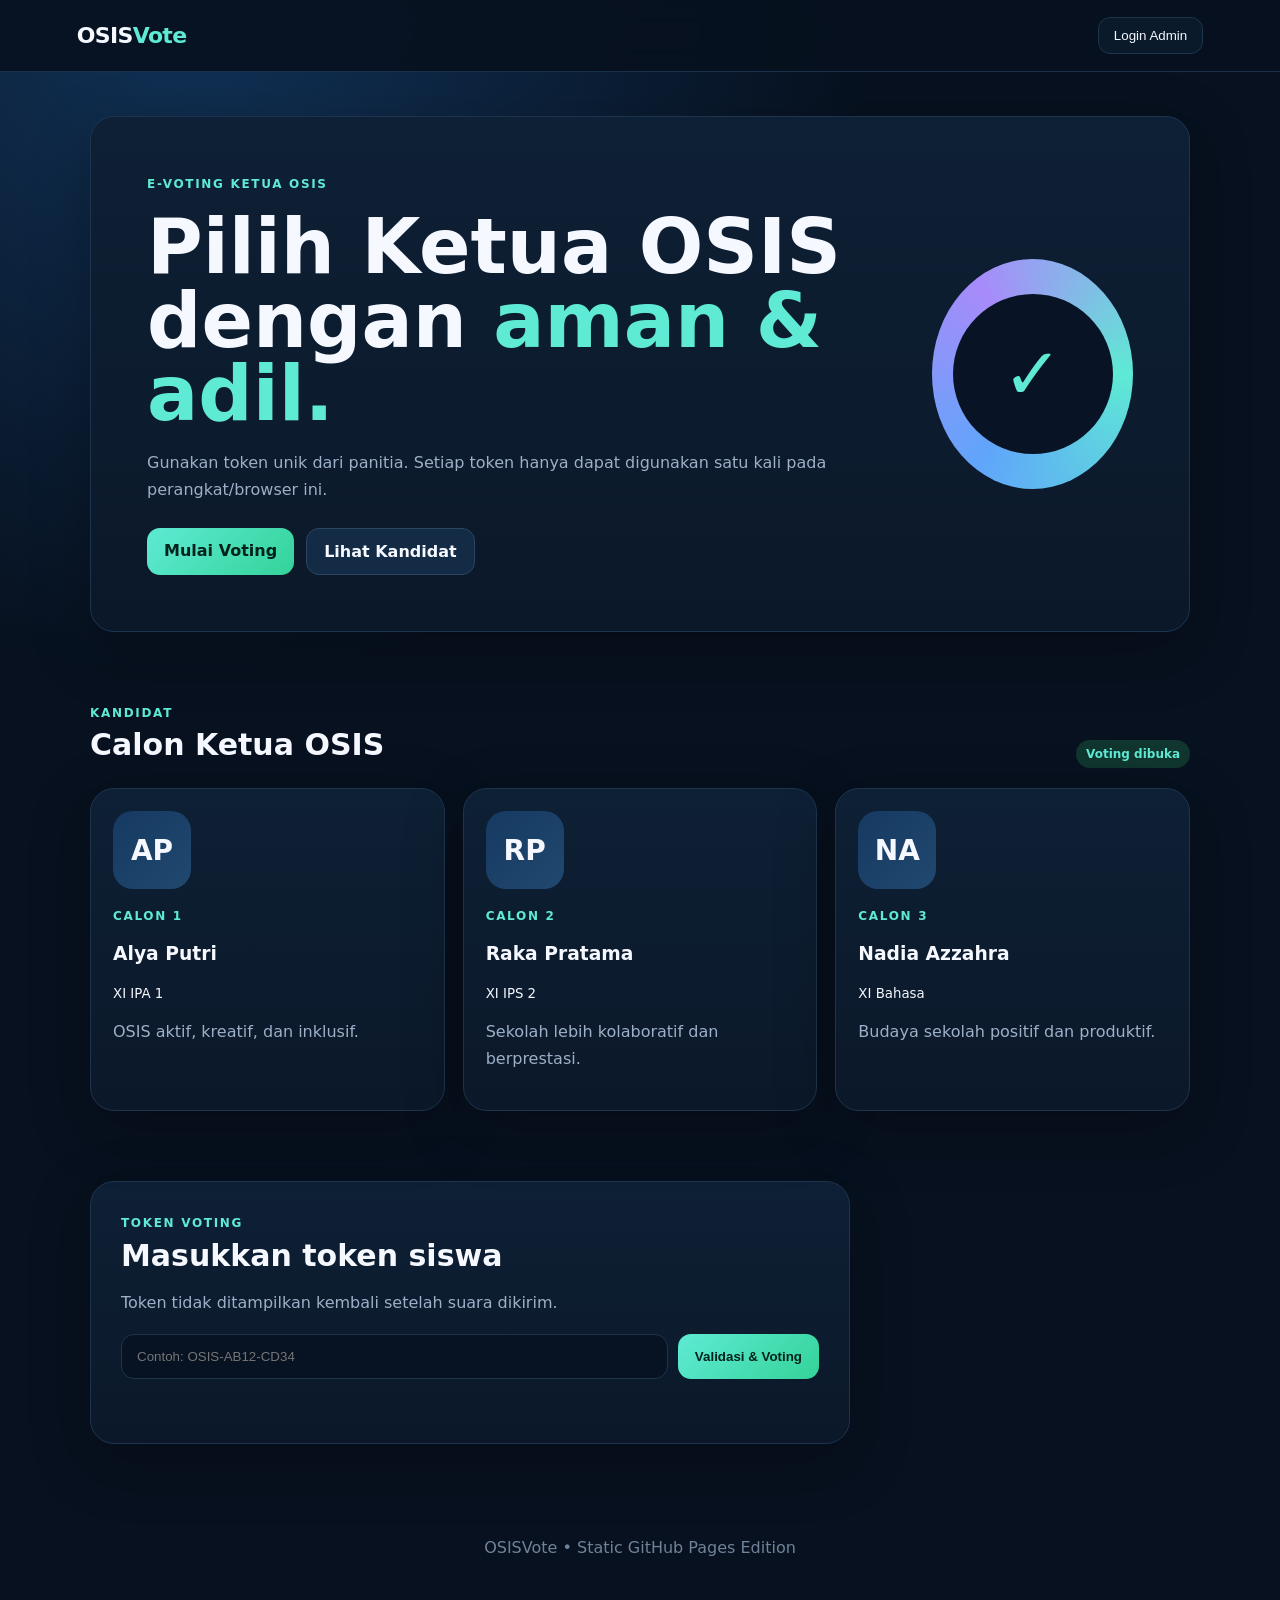
<file: index.html>
<!doctype html><html lang="id"><head><meta charset="utf-8"><meta name="viewport" content="width=device-width,initial-scale=1"><title>OSISVote — E-Voting Ketua OSIS</title><link rel="stylesheet" href="css/style.css"></head><body><header class="top"><div class="brand">OSIS<span>Vote</span></div><button class="ghost" onclick="location.href='admin.html'">Login Admin</button></header><main class="hero"><section class="card hero-card"><div><span class="badge">E-VOTING KETUA OSIS</span><h1>Pilih Ketua OSIS dengan <span>aman & adil.</span></h1><p>Gunakan token unik dari panitia. Setiap token hanya dapat digunakan satu kali pada perangkat/browser ini.</p><div class="actions"><a class="btn primary" href="#vote">Mulai Voting</a><a class="btn secondary" href="#candidates">Lihat Kandidat</a></div></div><div class="orb"><div class="orb-inner">✓</div></div></section><section id="candidates" class="section"><div class="section-head"><div><span class="badge">KANDIDAT</span><h2>Calon Ketua OSIS</h2></div><span class="status" id="statusText">Memuat…</span></div><div id="candidateGrid" class="grid"></div></section><section id="vote" class="section"><div class="vote-box card"><span class="badge">TOKEN VOTING</span><h2>Masukkan token siswa</h2><p>Token tidak ditampilkan kembali setelah suara dikirim.</p><form id="voteForm"><input id="token" minlength="8" maxlength="64" placeholder="Contoh: OSIS-AB12-CD34" required><button class="btn primary" type="submit">Validasi & Voting</button></form><div id="msg" class="msg"></div></div></section></main><footer>OSISVote • Static GitHub Pages Edition</footer><script src="js/crypto.js"></script><script src="js/app.js"></script></body></html>
</file>
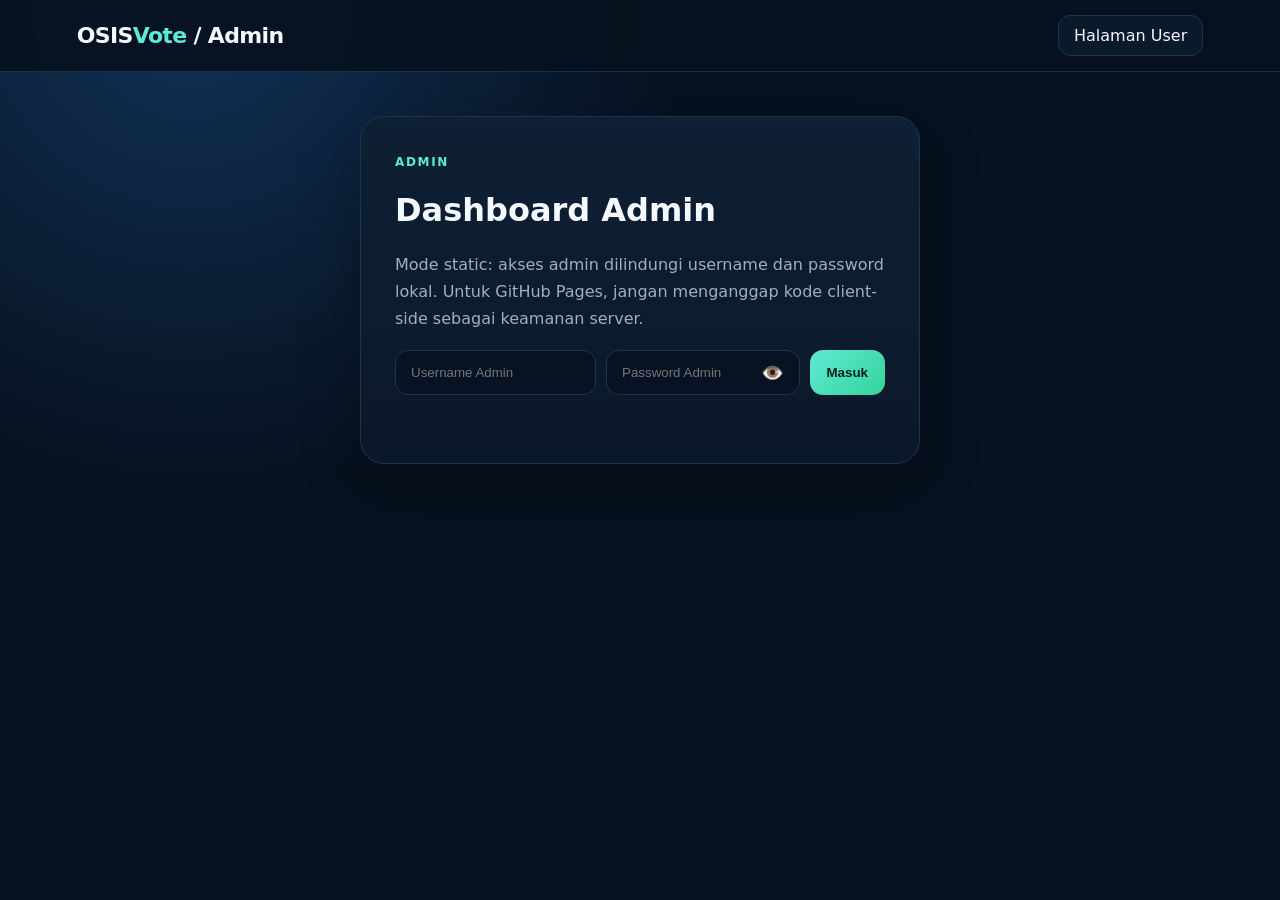
<file: admin.html>
<!doctype html><html lang="id"><head><meta charset="utf-8"><meta name="viewport" content="width=device-width,initial-scale=1"><title>Admin — OSISVote</title><link rel="stylesheet" href="css/style.css"></head><body><header class="top"><div class="brand">OSIS<span>Vote</span> / Admin</div><a class="ghost" href="index.html">Halaman User</a></header><main class="admin"><div id="loginPanel" class="card login"><span class="badge">ADMIN</span><h1>Dashboard Admin</h1><p>Mode static: akses admin dilindungi username dan password lokal. Untuk GitHub Pages, jangan menganggap kode client-side sebagai keamanan server.</p><form id="loginForm"><input id="adminUser" type="text" placeholder="Username Admin" autocomplete="username" required><div class="password-wrap"><input id="adminPin" type="password" placeholder="Password Admin" autocomplete="current-password" required><button type="button" class="eye-btn" id="togglePassword" aria-label="Tampilkan password" title="Tampilkan password">👁️</button></div><button class="btn primary">Masuk</button></form><div id="loginMsg" class="msg"></div></div><div id="dashboard" class="hidden"><div class="section-head"><div><span class="badge">DASHBOARD</span><h1>Kontrol Pemilihan</h1></div><button class="ghost" id="logout">Keluar</button></div><section class="stats"><div class="stat card"><small>Total suara</small><b id="totalVotes">0</b></div><div class="stat card"><small>Total token</small><b id="totalTokens">0</b></div><div class="stat card"><small>Token terpakai</small><b id="usedTokens">0</b></div></section><section class="card panel"><div class="section-head"><h2>Kontrol</h2><span id="electionState" class="status"></span></div><div class="actions"><button class="btn primary" id="toggleElection">Buka/Tutup Voting</button><button class="btn secondary" id="seedTokens">Generate 50 Token</button><button class="btn secondary" id="exportTokens">Export Token CSV</button><button class="btn secondary" id="resetVotes">Reset Data Demo</button></div></section><section class="card panel"><h2>Hasil Sementara</h2><div id="results"></div></section><section class="card panel"><div class="section-head"><div><span class="badge">KANDIDAT</span><h2>Foto Calon</h2></div><span class="status">Admin dapat mengubah foto</span></div><p>Upload foto masing-masing calon. Foto disimpan di browser ini agar tetap bisa dipakai pada halaman user di perangkat yang sama.</p><div id="candidateManager" class="candidate-manager"></div></section><section class="card panel"><h2>Token</h2><div id="tokenTable" class="table"></div></section></div></main><script src="js/crypto.js"></script><script src="js/admin.js"></script></body></html>
</file>
<file: css/style.css>
:root{--bg:#07111f;--card:#0d1b2e;--line:#1d344f;--text:#f5f8ff;--muted:#9db0c7;--accent:#5eead4;--accent2:#60a5fa}*{box-sizing:border-box}body{margin:0;font-family:Inter,system-ui,sans-serif;background:radial-gradient(circle at 15% 0,#113257 0,transparent 35%),var(--bg);color:var(--text);min-height:100vh}.top{height:72px;display:flex;align-items:center;justify-content:space-between;padding:0 6%;border-bottom:1px solid #17304b;background:#07111fe6;backdrop-filter:blur(14px);position:sticky;top:0;z-index:5}.brand{font-weight:900;letter-spacing:-.03em;font-size:22px}.brand span{color:var(--accent)}.ghost{color:var(--text);border:1px solid var(--line);background:#0b1a2b;padding:10px 15px;border-radius:12px;text-decoration:none;cursor:pointer}.hero,.admin{width:min(1100px,92%);margin:44px auto}.hero-card{display:flex;align-items:center;justify-content:space-between;gap:30px;padding:56px}.card{background:linear-gradient(180deg,#0e2035,#0b1829);border:1px solid var(--line);box-shadow:0 18px 60px #0004;border-radius:24px}.badge{font-size:12px;letter-spacing:.14em;color:var(--accent);font-weight:800}.hero h1{font-size:clamp(40px,7vw,76px);line-height:.97;max-width:720px;margin:18px 0}.hero h1 span{color:var(--accent)}p{color:var(--muted);line-height:1.7}.actions{display:flex;gap:12px;flex-wrap:wrap;margin-top:24px}.btn{border:0;border-radius:13px;padding:13px 17px;font-weight:800;cursor:pointer;text-decoration:none;display:inline-block}.primary{background:linear-gradient(135deg,var(--accent),#34d399);color:#03221d}.secondary{background:#142b45;color:var(--text);border:1px solid #294764}.orb{width:230px;height:230px;border-radius:50%;display:grid;place-items:center;background:conic-gradient(from 90deg,var(--accent),var(--accent2),#a78bfa,var(--accent));animation:spin 10s linear infinite}.orb-inner{width:160px;height:160px;border-radius:50%;display:grid;place-items:center;background:#081425;font-size:72px;animation:spin 10s linear infinite reverse;color:var(--accent)}@keyframes spin{to{transform:rotate(360deg)}}.section{margin-top:70px}.section-head{display:flex;justify-content:space-between;align-items:end;gap:20px;margin-bottom:20px}.section h2,.admin h2{margin:.4rem 0;font-size:30px}.grid{display:grid;grid-template-columns:repeat(auto-fit,minmax(230px,1fr));gap:18px}.candidate{padding:22px;transition:.25s;cursor:pointer}.candidate:hover{transform:translateY(-5px);border-color:#4b6e91}.avatar{width:78px;height:78px;border-radius:20px;background:linear-gradient(135deg,#163a61,#21486f);display:grid;place-items:center;font-size:28px;font-weight:900;margin-bottom:16px}.status{padding:7px 10px;border-radius:999px;background:#10362f;color:var(--accent);font-size:12px;font-weight:800}.vote-box{padding:30px;max-width:760px}.vote-box form,.login form{display:flex;gap:10px;margin-top:18px}.vote-box input,.login input{flex:1;background:#071322;color:var(--text);border:1px solid var(--line);border-radius:13px;padding:14px 15px;outline:none}.msg{margin-top:12px;min-height:22px;color:var(--muted)}footer{text-align:center;padding:50px;color:#70839a}.hidden{display:none}.login{max-width:560px;margin:auto;padding:34px}.stats{display:grid;grid-template-columns:repeat(3,1fr);gap:15px;margin:22px 0}.stat{padding:20px}.stat small{display:block;color:var(--muted)}.stat b{display:block;font-size:34px;margin-top:5px}.panel{padding:25px;margin-top:18px}.table{overflow:auto}.row{display:grid;grid-template-columns:1fr 1fr 120px;gap:10px;padding:11px 0;border-bottom:1px solid var(--line);min-width:560px}.bar{height:10px;background:#14283e;border-radius:999px;overflow:hidden}.bar i{display:block;height:100%;background:linear-gradient(90deg,var(--accent),var(--accent2));border-radius:999px}@media(max-width:700px){.hero-card{padding:30px;flex-direction:column}.orb{width:160px;height:160px}.orb-inner{width:110px;height:110px;font-size:46px}.stats{grid-template-columns:1fr}.vote-box form,.login form{flex-direction:column}.top{padding:0 4%}}

.password-wrap{position:relative}.password-wrap input{padding-right:52px;width:100%;box-sizing:border-box}.eye-btn{position:absolute;right:8px;top:50%;transform:translateY(-50%);border:0;background:transparent;font-size:1.15rem;cursor:pointer;padding:8px;line-height:1}.eye-btn:focus{outline:2px solid currentColor;border-radius:8px}
.candidate-photo{width:100%;height:230px;object-fit:cover;border-radius:18px;margin-bottom:16px;display:block;background:#10263e}.candidate-editor{display:grid;grid-template-columns:150px 1fr;gap:20px;padding:20px 0;border-bottom:1px solid var(--line)}.candidate-editor:last-child{border-bottom:0}.editor-photo img,.editor-photo .avatar{width:150px;height:150px;object-fit:cover;border-radius:20px;margin:0}.candidate-editor-title{display:flex;align-items:start;justify-content:space-between;gap:15px}.candidate-editor h3{margin:8px 0 3px;font-size:23px}.file-btn{display:inline-block;background:#142b45;color:var(--text);border:1px solid #294764;padding:10px 14px;border-radius:12px;font-weight:800;cursor:pointer;white-space:nowrap}.file-btn input{display:none}.image-meta{color:var(--muted);font-size:13px;margin:12px 0}.candidate-editor .btn{padding:10px 13px}@media(max-width:700px){.candidate-editor{grid-template-columns:1fr}.editor-photo img,.editor-photo .avatar{width:120px;height:120px}.candidate-editor-title{flex-direction:column;align-items:stretch}.file-btn{text-align:center}}
</file>
